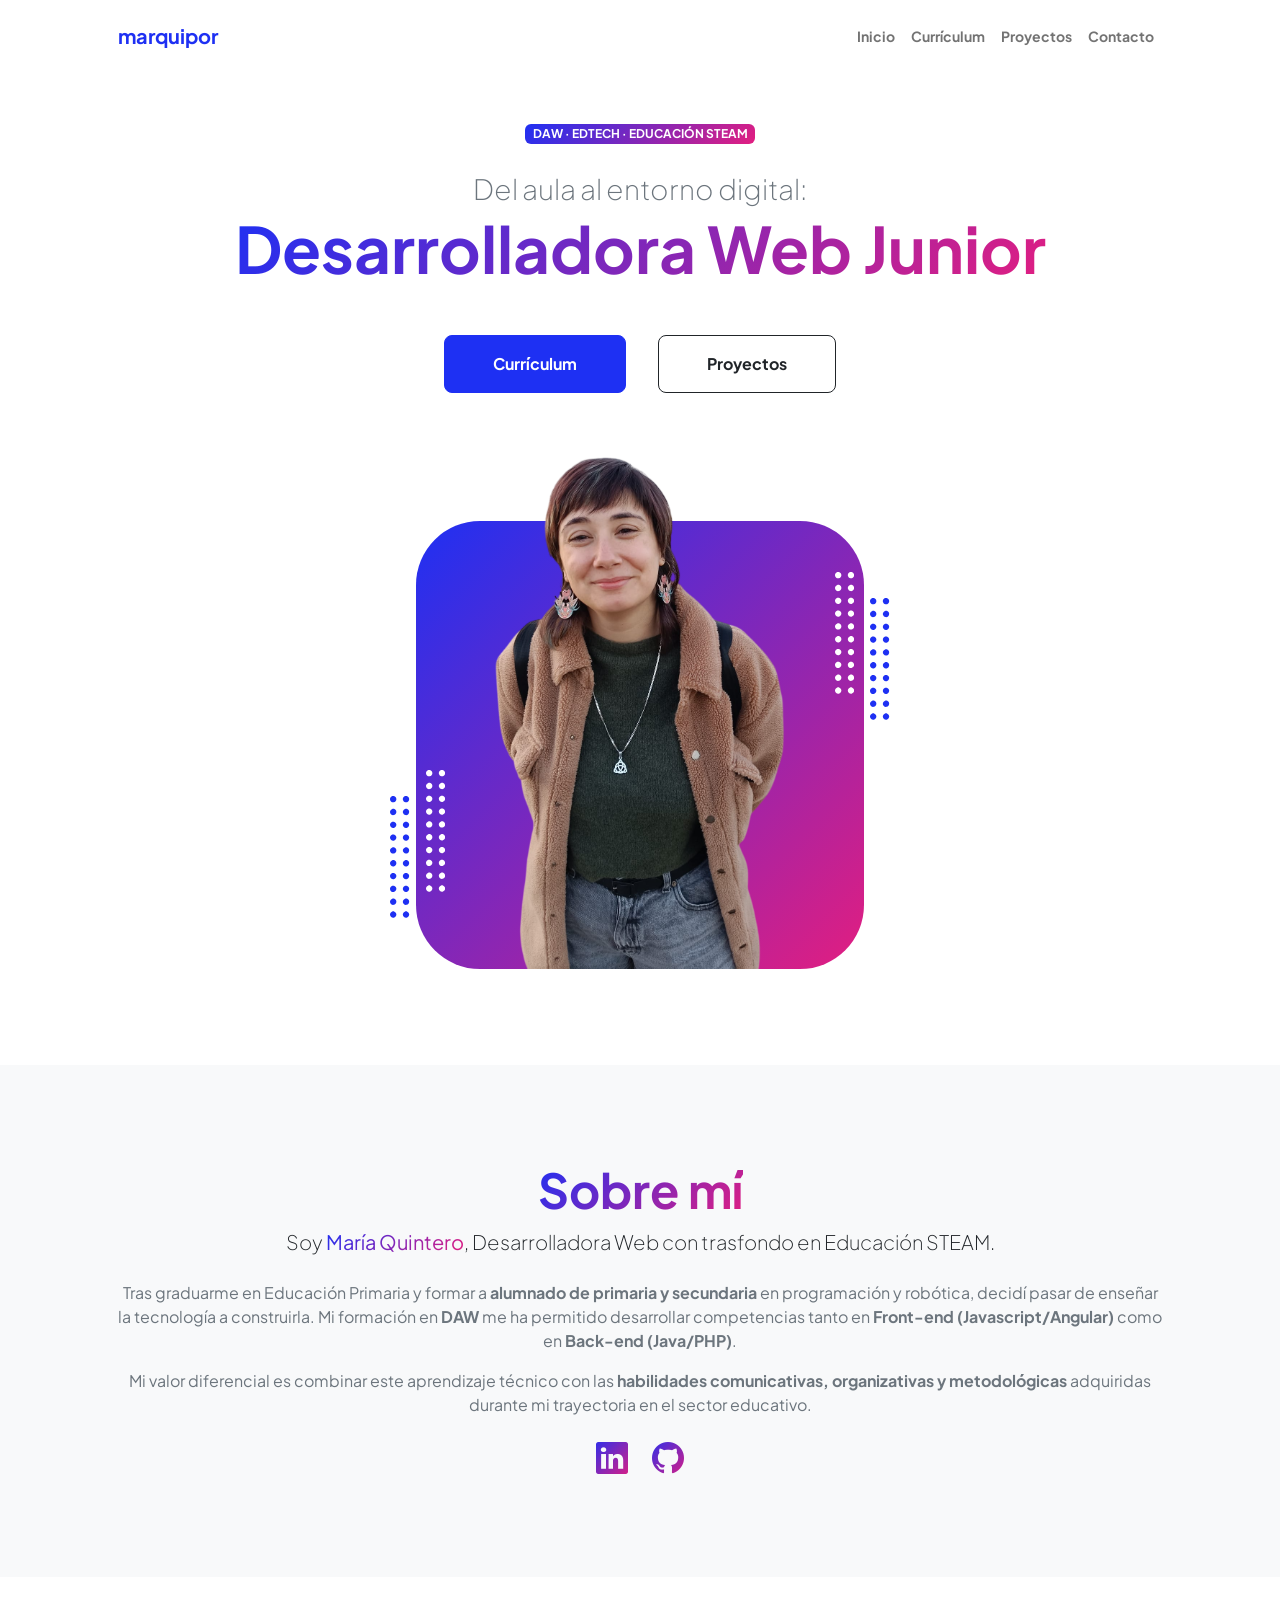
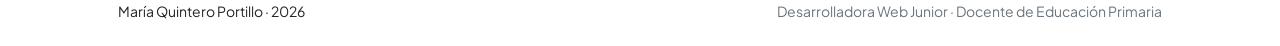
<file: index.html>
<!DOCTYPE html>
<html lang="en">
    <head>
        <meta charset="utf-8" />
        <meta name="viewport" content="width=device-width, initial-scale=1, shrink-to-fit=no" />
        <meta name="description" content="" />
        <meta name="author" content="" />
        <title>marquipor | Desarrolladora Web y Docente STEAM</title>
        <!-- Favicon-->
        <link rel="icon" type="image/x-icon" href="assets/journal-code.svg" />
        <!-- Custom Google font-->
        <link rel="preconnect" href="https://fonts.googleapis.com" />
        <link rel="preconnect" href="https://fonts.gstatic.com" crossorigin />
        <link href="https://fonts.googleapis.com/css2?family=Plus+Jakarta+Sans:wght@100;200;300;400;500;600;700;800;900&amp;display=swap" rel="stylesheet" />
        <!-- Bootstrap icons-->
        <link href="https://cdn.jsdelivr.net/npm/bootstrap-icons@1.8.1/font/bootstrap-icons.css" rel="stylesheet" />
        <!-- Core theme CSS (includes Bootstrap)-->
        <link href="css/styles.css" rel="stylesheet" />
    </head>
    <body class="d-flex flex-column h-100">
        <main class="flex-shrink-0">
            <!-- Navigation-->
            <nav class="navbar navbar-expand-lg navbar-light bg-white py-3">
                <div class="container px-5">
                    <a class="navbar-brand" href="index.html"><span class="fw-bolder text-primary">marquipor</span></a>
                    <button class="navbar-toggler" type="button" data-bs-toggle="collapse" data-bs-target="#navbarSupportedContent" aria-controls="navbarSupportedContent" aria-expanded="false" aria-label="Toggle navigation"><span class="navbar-toggler-icon"></span></button>
                    <div class="collapse navbar-collapse" id="navbarSupportedContent">
                        <ul class="navbar-nav ms-auto mb-2 mb-lg-0 small fw-bolder">
                            <li class="nav-item"><a class="nav-link" href="index.html">Inicio</a></li>
                            <li class="nav-item"><a class="nav-link" href="resume.html">Currículum</a></li>
                            <li class="nav-item"><a class="nav-link" href="projects.html">Proyectos</a></li>
                            <li class="nav-item"><a class="nav-link" href="contact.html">Contacto</a></li>
                        </ul>
                    </div>
                </div>
            </nav>
            <!-- Header-->
            <header class="py-5">
                <div class="container px-5 pb-5">
                    <div class="row gx-5 align-items-center">
                        <div class="col-xxl-5">
                            <!-- Header text content-->
                            <div class="text-center text-xxl-start">
                                <div class="badge bg-gradient-primary-to-secondary text-white mb-4"><div class="text-uppercase">DAW &middot; EdTech &middot; Educación STEAM</div></div>
                                <div class="fs-3 fw-light text-muted">Del aula al entorno digital:</div>
                                <h1 class="display-3 fw-bolder mb-5"><span class="text-gradient d-inline">Desarrolladora Web Junior</span></h1>
                                <div class="d-grid gap-3 d-sm-flex justify-content-sm-center justify-content-xxl-start mb-3">
                                    <a class="btn btn-primary btn-lg px-5 py-3 me-sm-3 fs-6 fw-bolder" href="resume.html">Currículum</a>
                                    <a class="btn btn-outline-dark btn-lg px-5 py-3 fs-6 fw-bolder" href="projects.html">Proyectos</a>
                                </div>
                            </div>
                        </div>
                        <div class="col-xxl-7">
                            <!-- Header profile picture-->
                            <div class="d-flex justify-content-center mt-5 mt-xxl-0">
                                <div class="profile bg-gradient-primary-to-secondary">
                                    <!-- TIP: For best results, use a photo with a transparent background like the demo example below-->
                                    <!-- Watch a tutorial on how to do this on YouTube (link)-->
                                    <img class="profile-img" src="assets/profile.png" alt="..." />
                                    <div class="dots-1">
                                        <!-- SVG Dots-->
                                        <svg version="1.1" xmlns="http://www.w3.org/2000/svg" xmlns:xlink="http://www.w3.org/1999/xlink" x="0px" y="0px" viewBox="0 0 191.6 1215.4" style="enable-background: new 0 0 191.6 1215.4" xml:space="preserve">
                                            <g transform="translate(0.000000,1280.000000) scale(0.100000,-0.100000)">
                                                <path d="M227.7,12788.6c-105-35-200-141-222-248c-43-206,163-412,369-369c155,32,275,190,260,339c-11,105-90,213-190,262        C383.7,12801.6,289.7,12808.6,227.7,12788.6z"></path>
                                                <path d="M1507.7,12788.6c-151-50-253-216-222-362c25-119,136-230,254-255c194-41,395,142,375,339c-11,105-90,213-190,262        C1663.7,12801.6,1569.7,12808.6,1507.7,12788.6z"></path>
                                                <path d="M227.7,11508.6c-105-35-200-141-222-248c-43-206,163-412,369-369c155,32,275,190,260,339c-11,105-90,213-190,262        C383.7,11521.6,289.7,11528.6,227.7,11508.6z"></path>
                                                <path d="M1507.7,11508.6c-151-50-253-216-222-362c25-119,136-230,254-255c194-41,395,142,375,339c-11,105-90,213-190,262        C1663.7,11521.6,1569.7,11528.6,1507.7,11508.6z"></path>
                                                <path d="M227.7,10228.6c-105-35-200-141-222-248c-43-206,163-412,369-369c155,32,275,190,260,339c-11,105-90,213-190,262        C383.7,10241.6,289.7,10248.6,227.7,10228.6z"></path>
                                                <path d="M1507.7,10228.6c-105-35-200-141-222-248c-43-206,163-412,369-369c155,32,275,190,260,339c-11,105-90,213-190,262        C1663.7,10241.6,1569.7,10248.6,1507.7,10228.6z"></path>
                                                <path d="M227.7,8948.6c-105-35-200-141-222-248c-43-206,163-412,369-369c155,32,275,190,260,339c-11,105-90,213-190,262        C383.7,8961.6,289.7,8968.6,227.7,8948.6z"></path>
                                                <path d="M1507.7,8948.6c-105-35-200-141-222-248c-43-206,163-412,369-369c155,32,275,190,260,339c-11,105-90,213-190,262        C1663.7,8961.6,1569.7,8968.6,1507.7,8948.6z"></path>
                                                <path d="M227.7,7668.6c-105-35-200-141-222-248c-43-206,163-412,369-369c155,32,275,190,260,339c-11,105-90,213-190,262        C383.7,7681.6,289.7,7688.6,227.7,7668.6z"></path>
                                                <path d="M1507.7,7668.6c-105-35-200-141-222-248c-43-206,163-412,369-369c155,32,275,190,260,339c-11,105-90,213-190,262        C1663.7,7681.6,1569.7,7688.6,1507.7,7668.6z"></path>
                                                <path d="M227.7,6388.6c-105-35-200-141-222-248c-43-206,163-412,369-369c155,32,275,190,260,339c-11,105-90,213-190,262        C383.7,6401.6,289.7,6408.6,227.7,6388.6z"></path>
                                                <path d="M1507.7,6388.6c-105-35-200-141-222-248c-43-206,163-412,369-369c155,32,275,190,260,339c-11,105-90,213-190,262        C1663.7,6401.6,1569.7,6408.6,1507.7,6388.6z"></path>
                                                <path d="M227.7,5108.6c-105-35-200-141-222-248c-43-206,163-412,369-369c155,32,275,190,260,339c-11,105-90,213-190,262        C383.7,5121.6,289.7,5128.6,227.7,5108.6z"></path>
                                                <path d="M1507.7,5108.6c-105-35-200-141-222-248c-43-206,163-412,369-369c155,32,275,190,260,339c-11,105-90,213-190,262        C1663.7,5121.6,1569.7,5128.6,1507.7,5108.6z"></path>
                                                <path d="M227.7,3828.6c-105-35-200-141-222-248c-43-206,163-412,369-369c155,32,275,190,260,339c-11,105-90,213-190,262        C383.7,3841.6,289.7,3848.6,227.7,3828.6z"></path>
                                                <path d="M1507.7,3828.6c-105-35-200-141-222-248c-43-206,163-412,369-369c155,32,275,190,260,339c-11,105-90,213-190,262        C1663.7,3841.6,1569.7,3848.6,1507.7,3828.6z"></path>
                                                <path d="M227.7,2548.6c-105-35-200-141-222-248c-43-206,163-412,369-369c155,32,275,190,260,339c-11,105-90,213-190,262        C383.7,2561.6,289.7,2568.6,227.7,2548.6z"></path>
                                                <path d="M1507.7,2548.6c-105-35-200-141-222-248c-43-206,163-412,369-369c155,32,275,190,260,339c-11,105-90,213-190,262        C1663.7,2561.6,1569.7,2568.6,1507.7,2548.6z"></path>
                                                <path d="M227.7,1268.6c-105-35-200-141-222-248c-43-206,163-412,369-369c155,32,275,190,260,339c-11,105-90,213-190,262        C383.7,1281.6,289.7,1288.6,227.7,1268.6z"></path>
                                                <path d="M1507.7,1268.6c-105-35-200-141-222-248c-43-206,163-412,369-369c155,32,275,190,260,339c-11,105-90,213-190,262        C1663.7,1281.6,1569.7,1288.6,1507.7,1268.6z"></path>
                                            </g>
                                        </svg>
                                        <!-- END of SVG dots-->
                                    </div>
                                    <div class="dots-2">
                                        <!-- SVG Dots-->
                                        <svg version="1.1" xmlns="http://www.w3.org/2000/svg" xmlns:xlink="http://www.w3.org/1999/xlink" x="0px" y="0px" viewBox="0 0 191.6 1215.4" style="enable-background: new 0 0 191.6 1215.4" xml:space="preserve">
                                            <g transform="translate(0.000000,1280.000000) scale(0.100000,-0.100000)">
                                                <path d="M227.7,12788.6c-105-35-200-141-222-248c-43-206,163-412,369-369c155,32,275,190,260,339c-11,105-90,213-190,262        C383.7,12801.6,289.7,12808.6,227.7,12788.6z"></path>
                                                <path d="M1507.7,12788.6c-151-50-253-216-222-362c25-119,136-230,254-255c194-41,395,142,375,339c-11,105-90,213-190,262        C1663.7,12801.6,1569.7,12808.6,1507.7,12788.6z"></path>
                                                <path d="M227.7,11508.6c-105-35-200-141-222-248c-43-206,163-412,369-369c155,32,275,190,260,339c-11,105-90,213-190,262        C383.7,11521.6,289.7,11528.6,227.7,11508.6z"></path>
                                                <path d="M1507.7,11508.6c-151-50-253-216-222-362c25-119,136-230,254-255c194-41,395,142,375,339c-11,105-90,213-190,262        C1663.7,11521.6,1569.7,11528.6,1507.7,11508.6z"></path>
                                                <path d="M227.7,10228.6c-105-35-200-141-222-248c-43-206,163-412,369-369c155,32,275,190,260,339c-11,105-90,213-190,262        C383.7,10241.6,289.7,10248.6,227.7,10228.6z"></path>
                                                <path d="M1507.7,10228.6c-105-35-200-141-222-248c-43-206,163-412,369-369c155,32,275,190,260,339c-11,105-90,213-190,262        C1663.7,10241.6,1569.7,10248.6,1507.7,10228.6z"></path>
                                                <path d="M227.7,8948.6c-105-35-200-141-222-248c-43-206,163-412,369-369c155,32,275,190,260,339c-11,105-90,213-190,262        C383.7,8961.6,289.7,8968.6,227.7,8948.6z"></path>
                                                <path d="M1507.7,8948.6c-105-35-200-141-222-248c-43-206,163-412,369-369c155,32,275,190,260,339c-11,105-90,213-190,262        C1663.7,8961.6,1569.7,8968.6,1507.7,8948.6z"></path>
                                                <path d="M227.7,7668.6c-105-35-200-141-222-248c-43-206,163-412,369-369c155,32,275,190,260,339c-11,105-90,213-190,262        C383.7,7681.6,289.7,7688.6,227.7,7668.6z"></path>
                                                <path d="M1507.7,7668.6c-105-35-200-141-222-248c-43-206,163-412,369-369c155,32,275,190,260,339c-11,105-90,213-190,262        C1663.7,7681.6,1569.7,7688.6,1507.7,7668.6z"></path>
                                                <path d="M227.7,6388.6c-105-35-200-141-222-248c-43-206,163-412,369-369c155,32,275,190,260,339c-11,105-90,213-190,262        C383.7,6401.6,289.7,6408.6,227.7,6388.6z"></path>
                                                <path d="M1507.7,6388.6c-105-35-200-141-222-248c-43-206,163-412,369-369c155,32,275,190,260,339c-11,105-90,213-190,262        C1663.7,6401.6,1569.7,6408.6,1507.7,6388.6z"></path>
                                                <path d="M227.7,5108.6c-105-35-200-141-222-248c-43-206,163-412,369-369c155,32,275,190,260,339c-11,105-90,213-190,262        C383.7,5121.6,289.7,5128.6,227.7,5108.6z"></path>
                                                <path d="M1507.7,5108.6c-105-35-200-141-222-248c-43-206,163-412,369-369c155,32,275,190,260,339c-11,105-90,213-190,262        C1663.7,5121.6,1569.7,5128.6,1507.7,5108.6z"></path>
                                                <path d="M227.7,3828.6c-105-35-200-141-222-248c-43-206,163-412,369-369c155,32,275,190,260,339c-11,105-90,213-190,262        C383.7,3841.6,289.7,3848.6,227.7,3828.6z"></path>
                                                <path d="M1507.7,3828.6c-105-35-200-141-222-248c-43-206,163-412,369-369c155,32,275,190,260,339c-11,105-90,213-190,262        C1663.7,3841.6,1569.7,3848.6,1507.7,3828.6z"></path>
                                                <path d="M227.7,2548.6c-105-35-200-141-222-248c-43-206,163-412,369-369c155,32,275,190,260,339c-11,105-90,213-190,262        C383.7,2561.6,289.7,2568.6,227.7,2548.6z"></path>
                                                <path d="M1507.7,2548.6c-105-35-200-141-222-248c-43-206,163-412,369-369c155,32,275,190,260,339c-11,105-90,213-190,262        C1663.7,2561.6,1569.7,2568.6,1507.7,2548.6z"></path>
                                                <path d="M227.7,1268.6c-105-35-200-141-222-248c-43-206,163-412,369-369c155,32,275,190,260,339c-11,105-90,213-190,262        C383.7,1281.6,289.7,1288.6,227.7,1268.6z"></path>
                                                <path d="M1507.7,1268.6c-105-35-200-141-222-248c-43-206,163-412,369-369c155,32,275,190,260,339c-11,105-90,213-190,262        C1663.7,1281.6,1569.7,1288.6,1507.7,1268.6z"></path>
                                            </g>
                                        </svg>
                                        <!-- END of SVG dots-->
                                    </div>
                                    <div class="dots-3">
                                        <!-- SVG Dots-->
                                        <svg version="1.1" xmlns="http://www.w3.org/2000/svg" xmlns:xlink="http://www.w3.org/1999/xlink" x="0px" y="0px" viewBox="0 0 191.6 1215.4" style="enable-background: new 0 0 191.6 1215.4" xml:space="preserve">
                                            <g transform="translate(0.000000,1280.000000) scale(0.100000,-0.100000)">
                                                <path d="M227.7,12788.6c-105-35-200-141-222-248c-43-206,163-412,369-369c155,32,275,190,260,339c-11,105-90,213-190,262        C383.7,12801.6,289.7,12808.6,227.7,12788.6z"></path>
                                                <path d="M1507.7,12788.6c-151-50-253-216-222-362c25-119,136-230,254-255c194-41,395,142,375,339c-11,105-90,213-190,262        C1663.7,12801.6,1569.7,12808.6,1507.7,12788.6z"></path>
                                                <path d="M227.7,11508.6c-105-35-200-141-222-248c-43-206,163-412,369-369c155,32,275,190,260,339c-11,105-90,213-190,262        C383.7,11521.6,289.7,11528.6,227.7,11508.6z"></path>
                                                <path d="M1507.7,11508.6c-151-50-253-216-222-362c25-119,136-230,254-255c194-41,395,142,375,339c-11,105-90,213-190,262        C1663.7,11521.6,1569.7,11528.6,1507.7,11508.6z"></path>
                                                <path d="M227.7,10228.6c-105-35-200-141-222-248c-43-206,163-412,369-369c155,32,275,190,260,339c-11,105-90,213-190,262        C383.7,10241.6,289.7,10248.6,227.7,10228.6z"></path>
                                                <path d="M1507.7,10228.6c-105-35-200-141-222-248c-43-206,163-412,369-369c155,32,275,190,260,339c-11,105-90,213-190,262        C1663.7,10241.6,1569.7,10248.6,1507.7,10228.6z"></path>
                                                <path d="M227.7,8948.6c-105-35-200-141-222-248c-43-206,163-412,369-369c155,32,275,190,260,339c-11,105-90,213-190,262        C383.7,8961.6,289.7,8968.6,227.7,8948.6z"></path>
                                                <path d="M1507.7,8948.6c-105-35-200-141-222-248c-43-206,163-412,369-369c155,32,275,190,260,339c-11,105-90,213-190,262        C1663.7,8961.6,1569.7,8968.6,1507.7,8948.6z"></path>
                                                <path d="M227.7,7668.6c-105-35-200-141-222-248c-43-206,163-412,369-369c155,32,275,190,260,339c-11,105-90,213-190,262        C383.7,7681.6,289.7,7688.6,227.7,7668.6z"></path>
                                                <path d="M1507.7,7668.6c-105-35-200-141-222-248c-43-206,163-412,369-369c155,32,275,190,260,339c-11,105-90,213-190,262        C1663.7,7681.6,1569.7,7688.6,1507.7,7668.6z"></path>
                                                <path d="M227.7,6388.6c-105-35-200-141-222-248c-43-206,163-412,369-369c155,32,275,190,260,339c-11,105-90,213-190,262        C383.7,6401.6,289.7,6408.6,227.7,6388.6z"></path>
                                                <path d="M1507.7,6388.6c-105-35-200-141-222-248c-43-206,163-412,369-369c155,32,275,190,260,339c-11,105-90,213-190,262        C1663.7,6401.6,1569.7,6408.6,1507.7,6388.6z"></path>
                                                <path d="M227.7,5108.6c-105-35-200-141-222-248c-43-206,163-412,369-369c155,32,275,190,260,339c-11,105-90,213-190,262        C383.7,5121.6,289.7,5128.6,227.7,5108.6z"></path>
                                                <path d="M1507.7,5108.6c-105-35-200-141-222-248c-43-206,163-412,369-369c155,32,275,190,260,339c-11,105-90,213-190,262        C1663.7,5121.6,1569.7,5128.6,1507.7,5108.6z"></path>
                                                <path d="M227.7,3828.6c-105-35-200-141-222-248c-43-206,163-412,369-369c155,32,275,190,260,339c-11,105-90,213-190,262        C383.7,3841.6,289.7,3848.6,227.7,3828.6z"></path>
                                                <path d="M1507.7,3828.6c-105-35-200-141-222-248c-43-206,163-412,369-369c155,32,275,190,260,339c-11,105-90,213-190,262        C1663.7,3841.6,1569.7,3848.6,1507.7,3828.6z"></path>
                                                <path d="M227.7,2548.6c-105-35-200-141-222-248c-43-206,163-412,369-369c155,32,275,190,260,339c-11,105-90,213-190,262        C383.7,2561.6,289.7,2568.6,227.7,2548.6z"></path>
                                                <path d="M1507.7,2548.6c-105-35-200-141-222-248c-43-206,163-412,369-369c155,32,275,190,260,339c-11,105-90,213-190,262        C1663.7,2561.6,1569.7,2568.6,1507.7,2548.6z"></path>
                                                <path d="M227.7,1268.6c-105-35-200-141-222-248c-43-206,163-412,369-369c155,32,275,190,260,339c-11,105-90,213-190,262        C383.7,1281.6,289.7,1288.6,227.7,1268.6z"></path>
                                                <path d="M1507.7,1268.6c-105-35-200-141-222-248c-43-206,163-412,369-369c155,32,275,190,260,339c-11,105-90,213-190,262        C1663.7,1281.6,1569.7,1288.6,1507.7,1268.6z"></path>
                                            </g>
                                        </svg>
                                        <!-- END of SVG dots-->
                                    </div>
                                    <div class="dots-4">
                                        <!-- SVG Dots-->
                                        <svg version="1.1" xmlns="http://www.w3.org/2000/svg" xmlns:xlink="http://www.w3.org/1999/xlink" x="0px" y="0px" viewBox="0 0 191.6 1215.4" style="enable-background: new 0 0 191.6 1215.4" xml:space="preserve">
                                            <g transform="translate(0.000000,1280.000000) scale(0.100000,-0.100000)">
                                                <path d="M227.7,12788.6c-105-35-200-141-222-248c-43-206,163-412,369-369c155,32,275,190,260,339c-11,105-90,213-190,262        C383.7,12801.6,289.7,12808.6,227.7,12788.6z"></path>
                                                <path d="M1507.7,12788.6c-151-50-253-216-222-362c25-119,136-230,254-255c194-41,395,142,375,339c-11,105-90,213-190,262        C1663.7,12801.6,1569.7,12808.6,1507.7,12788.6z"></path>
                                                <path d="M227.7,11508.6c-105-35-200-141-222-248c-43-206,163-412,369-369c155,32,275,190,260,339c-11,105-90,213-190,262        C383.7,11521.6,289.7,11528.6,227.7,11508.6z"></path>
                                                <path d="M1507.7,11508.6c-151-50-253-216-222-362c25-119,136-230,254-255c194-41,395,142,375,339c-11,105-90,213-190,262        C1663.7,11521.6,1569.7,11528.6,1507.7,11508.6z"></path>
                                                <path d="M227.7,10228.6c-105-35-200-141-222-248c-43-206,163-412,369-369c155,32,275,190,260,339c-11,105-90,213-190,262        C383.7,10241.6,289.7,10248.6,227.7,10228.6z"></path>
                                                <path d="M1507.7,10228.6c-105-35-200-141-222-248c-43-206,163-412,369-369c155,32,275,190,260,339c-11,105-90,213-190,262        C1663.7,10241.6,1569.7,10248.6,1507.7,10228.6z"></path>
                                                <path d="M227.7,8948.6c-105-35-200-141-222-248c-43-206,163-412,369-369c155,32,275,190,260,339c-11,105-90,213-190,262        C383.7,8961.6,289.7,8968.6,227.7,8948.6z"></path>
                                                <path d="M1507.7,8948.6c-105-35-200-141-222-248c-43-206,163-412,369-369c155,32,275,190,260,339c-11,105-90,213-190,262        C1663.7,8961.6,1569.7,8968.6,1507.7,8948.6z"></path>
                                                <path d="M227.7,7668.6c-105-35-200-141-222-248c-43-206,163-412,369-369c155,32,275,190,260,339c-11,105-90,213-190,262        C383.7,7681.6,289.7,7688.6,227.7,7668.6z"></path>
                                                <path d="M1507.7,7668.6c-105-35-200-141-222-248c-43-206,163-412,369-369c155,32,275,190,260,339c-11,105-90,213-190,262        C1663.7,7681.6,1569.7,7688.6,1507.7,7668.6z"></path>
                                                <path d="M227.7,6388.6c-105-35-200-141-222-248c-43-206,163-412,369-369c155,32,275,190,260,339c-11,105-90,213-190,262        C383.7,6401.6,289.7,6408.6,227.7,6388.6z"></path>
                                                <path d="M1507.7,6388.6c-105-35-200-141-222-248c-43-206,163-412,369-369c155,32,275,190,260,339c-11,105-90,213-190,262        C1663.7,6401.6,1569.7,6408.6,1507.7,6388.6z"></path>
                                                <path d="M227.7,5108.6c-105-35-200-141-222-248c-43-206,163-412,369-369c155,32,275,190,260,339c-11,105-90,213-190,262        C383.7,5121.6,289.7,5128.6,227.7,5108.6z"></path>
                                                <path d="M1507.7,5108.6c-105-35-200-141-222-248c-43-206,163-412,369-369c155,32,275,190,260,339c-11,105-90,213-190,262        C1663.7,5121.6,1569.7,5128.6,1507.7,5108.6z"></path>
                                                <path d="M227.7,3828.6c-105-35-200-141-222-248c-43-206,163-412,369-369c155,32,275,190,260,339c-11,105-90,213-190,262        C383.7,3841.6,289.7,3848.6,227.7,3828.6z"></path>
                                                <path d="M1507.7,3828.6c-105-35-200-141-222-248c-43-206,163-412,369-369c155,32,275,190,260,339c-11,105-90,213-190,262        C1663.7,3841.6,1569.7,3848.6,1507.7,3828.6z"></path>
                                                <path d="M227.7,2548.6c-105-35-200-141-222-248c-43-206,163-412,369-369c155,32,275,190,260,339c-11,105-90,213-190,262        C383.7,2561.6,289.7,2568.6,227.7,2548.6z"></path>
                                                <path d="M1507.7,2548.6c-105-35-200-141-222-248c-43-206,163-412,369-369c155,32,275,190,260,339c-11,105-90,213-190,262        C1663.7,2561.6,1569.7,2568.6,1507.7,2548.6z"></path>
                                                <path d="M227.7,1268.6c-105-35-200-141-222-248c-43-206,163-412,369-369c155,32,275,190,260,339c-11,105-90,213-190,262        C383.7,1281.6,289.7,1288.6,227.7,1268.6z"></path>
                                                <path d="M1507.7,1268.6c-105-35-200-141-222-248c-43-206,163-412,369-369c155,32,275,190,260,339c-11,105-90,213-190,262        C1663.7,1281.6,1569.7,1288.6,1507.7,1268.6z"></path>
                                            </g>
                                        </svg>
                                        <!-- END of SVG dots-->
                                    </div>
                                </div>
                            </div>
                        </div>
                    </div>
                </div>
            </header>
            <!-- About Section-->
            <section class="bg-light py-5">
                <div class="container px-5">
                    <div class="row gx-5 justify-content-center">
                        <div class="col-xxl-8">
                            <div class="text-center my-5">
                                <h2 class="display-5 fw-bolder"><span class="text-gradient d-inline">Sobre mí</span></h2>
                                <p class="lead fw-light mb-4">Soy <span class="text-gradient"><b>María Quintero</b></span>, Desarrolladora Web con trasfondo en Educación STEAM.</p>
                     <p class="text-muted">
                Tras graduarme en Educación Primaria y formar a <strong>alumnado de primaria y secundaria</strong> en programación y robótica, decidí pasar de enseñar la tecnología a construirla. Mi formación en <strong>DAW</strong> me ha permitido desarrollar competencias tanto en <strong>Front-end (Javascript/Angular)</strong> como en <strong>Back-end (Java/PHP)</strong>.
                </p>
                <p class="text-muted">

                Mi valor diferencial es combinar este aprendizaje técnico con las <strong>habilidades comunicativas, organizativas y metodológicas</strong> adquiridas durante mi trayectoria en el sector educativo.</p>
                                <div class="d-flex justify-content-center fs-2 gap-4">
                                    <a class="text-gradient" href="https://www.linkedin.com/in/maría-quintero-portillo-8a9804355"><i class="bi bi-linkedin"></i></a>
                                    <a class="text-gradient" href="https://github.com/marquipor"><i class="bi bi-github"></i></a>
                                </div>
                            </div>
                        </div>
                    </div>
                </div>
            </section>
        </main>
        <!-- Footer-->
        <footer class="bg-white py-4 mt-auto">
            <div class="container px-5">
                <div class="row align-items-center justify-content-between flex-column flex-sm-row">
                    <div class="col-auto"><div class="small m-0">María Quintero Portillo &middot; 2026</div></div>
                    <div class="col-auto">
                       <div class="col-auto">
                        <div class="small m-0 text-muted">
                            Desarrolladora Web Junior &middot; Docente de Educación Primaria
                        </div>
                       </div>
                    </div>
                </div>
            </div>
        </footer>
        <!-- Bootstrap core JS-->
        <script src="https://cdn.jsdelivr.net/npm/bootstrap@5.2.3/dist/js/bootstrap.bundle.min.js"></script>
        <!-- Core theme JS-->
        <script src="js/scripts.js"></script>
    </body>
</html>
</file>
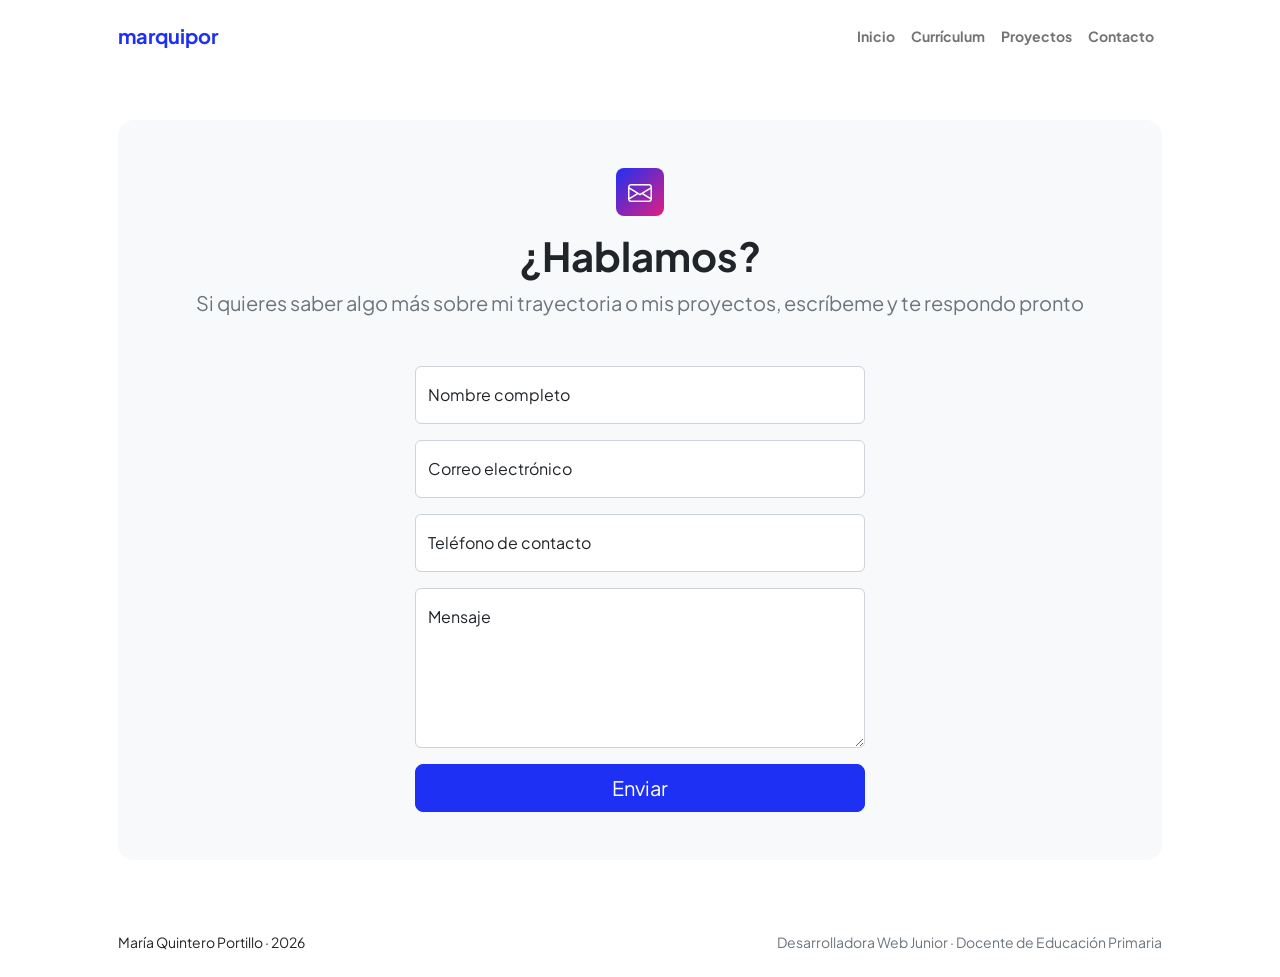
<file: contact.html>
<!DOCTYPE html>
<html lang="en">
    <head>
        <meta charset="utf-8" />
        <meta name="viewport" content="width=device-width, initial-scale=1, shrink-to-fit=no" />
        <meta name="description" content />
        <meta name="author" content />
        <title>marquipor | Desarrolladora Web y Docente STEAM</title>
        <!-- Favicon-->
        <link rel="icon" type="image/x-icon" href="assets/journal-code.svg" />
        <!-- Custom Google font-->
        <link rel="preconnect" href="https://fonts.googleapis.com" />
        <link rel="preconnect" href="https://fonts.gstatic.com" crossorigin />
        <link href="https://fonts.googleapis.com/css2?family=Plus+Jakarta+Sans:wght@100;200;300;400;500;600;700;800;900&amp;display=swap" rel="stylesheet" />
        <!-- Bootstrap icons-->
        <link href="https://cdn.jsdelivr.net/npm/bootstrap-icons@1.8.1/font/bootstrap-icons.css" rel="stylesheet" />
        <!-- Core theme CSS (includes Bootstrap)-->
        <link href="css/styles.css" rel="stylesheet" />
    </head>
    <body class="d-flex flex-column">
        <main class="flex-shrink-0">
            <!-- Navigation-->
            <nav class="navbar navbar-expand-lg navbar-light bg-white py-3">
                <div class="container px-5">
                    <a class="navbar-brand" href="index.html"><span class="fw-bolder text-primary">marquipor</span></a>
                    <button class="navbar-toggler" type="button" data-bs-toggle="collapse" data-bs-target="#navbarSupportedContent" aria-controls="navbarSupportedContent" aria-expanded="false" aria-label="Toggle navigation"><span class="navbar-toggler-icon"></span></button>
                    <div class="collapse navbar-collapse" id="navbarSupportedContent">
                        <ul class="navbar-nav ms-auto mb-2 mb-lg-0 small fw-bolder">
                            <li class="nav-item"><a class="nav-link" href="index.html">Inicio</a></li>
                            <li class="nav-item"><a class="nav-link" href="resume.html">Currículum</a></li>
                            <li class="nav-item"><a class="nav-link" href="projects.html">Proyectos</a></li>
                            <li class="nav-item"><a class="nav-link" href="contact.html">Contacto</a></li>
                        </ul>
                    </div>
                </div>
            </nav>
            <!-- Page content-->
            <section class="py-5">
                <div class="container px-5">
                    <!-- Contact form-->
                    <div class="bg-light rounded-4 py-5 px-4 px-md-5">
                        <div class="text-center mb-5">
                            <div class="feature bg-primary bg-gradient-primary-to-secondary text-white rounded-3 mb-3"><i class="bi bi-envelope"></i></div>
                            <h1 class="fw-bolder">¿Hablamos?</h1>
                            <p class="lead fw-normal text-muted mb-0">Si quieres saber algo más sobre mi trayectoria o mis proyectos, escríbeme y te respondo pronto</p>
                        </div>
                        <div class="row gx-5 justify-content-center">
                            <div class="col-lg-8 col-xl-6">
                                <form id="contactForm" action="https://formspree.io/f/mrejljvn" method="POST">
                                    <div class="form-floating mb-3">
                                        <input class="form-control" id="name" name="nombre" type="text" placeholder="Escribe tu nombre..." required />
                                        <label for="name">Nombre completo</label>
                                    </div>
                                    
                                    <div class="form-floating mb-3">
                                        <input class="form-control" id="email" name="email" type="email" placeholder="nombre@ejemplo.com" required />
                                        <label for="email">Correo electrónico</label>
                                    </div>
                                    
                                    <div class="form-floating mb-3">
                                        <input class="form-control" id="phone" name="telefono" type="tel" placeholder="600 000 000" />
                                        <label for="phone">Teléfono de contacto</label>
                                    </div>
                                    
                                    <div class="form-floating mb-3">
                                        <textarea class="form-control" id="message" name="mensaje" placeholder="Cuéntame en qué puedo ayudarte..." style="height: 10rem" required></textarea>
                                        <label for="message">Mensaje</label>
                                    </div>

                                    <div class="d-grid">
                                        <button class="btn btn-primary btn-lg" type="submit">Enviar</button>
                                    </div>
                                </form>
                            </div>
                        </div>
                    </div>
                </div>
            </section>
        </main>
        <!-- Footer-->
        <footer class="bg-white py-4 mt-auto">
            <div class="container px-5">
                <div class="row align-items-center justify-content-between flex-column flex-sm-row text-center text-sm-start">
                    <div class="col-auto">
                        <div class="small m-0">María Quintero Portillo &middot; 2026</div>
                    </div>
                    <div class="col-auto">
                        <div class="small m-0 text-muted">
                            <span class="d-block d-sm-inline">Desarrolladora Web Junior</span> 
                            <span class="d-none d-sm-inline">&middot;</span> 
                            <span class="d-block d-sm-inline">Docente de Educación Primaria</span>
                        </div>
                    </div>
                </div>
            </div>
        </footer>
        <!-- Bootstrap core JS-->
        <script src="https://cdn.jsdelivr.net/npm/bootstrap@5.2.3/dist/js/bootstrap.bundle.min.js"></script>
        <!-- Core theme JS-->
        <script src="js/scripts.js"></script>
    </body>
</html>
</file>
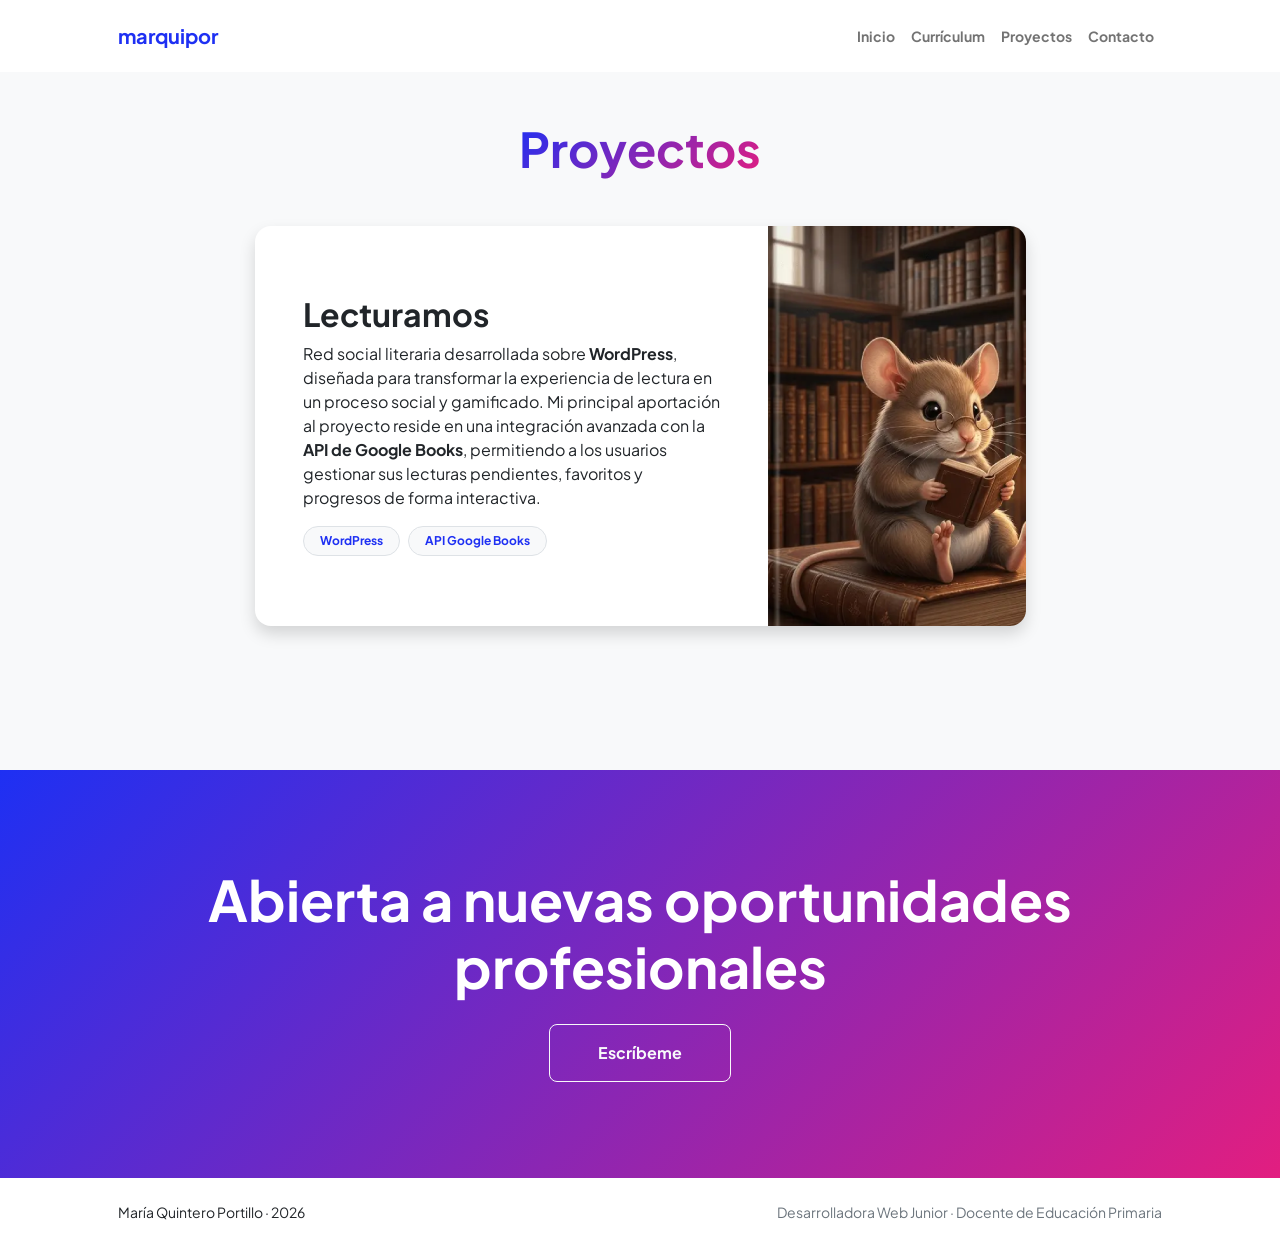
<file: projects.html>
<!DOCTYPE html>
<html lang="en">
    <head>
        <meta charset="utf-8" />
        <meta name="viewport" content="width=device-width, initial-scale=1, shrink-to-fit=no" />
        <meta name="description" content="" />
        <meta name="author" content="" />
        <title>marquipor | Desarrolladora Web y Docente STEAM</title>
        <!-- Favicon-->
        <link rel="icon" type="image/x-icon" href="assets/journal-code.svg" />
        <!-- Custom Google font-->
        <link rel="preconnect" href="https://fonts.googleapis.com" />
        <link rel="preconnect" href="https://fonts.gstatic.com" crossorigin />
        <link href="https://fonts.googleapis.com/css2?family=Plus+Jakarta+Sans:wght@100;200;300;400;500;600;700;800;900&amp;display=swap" rel="stylesheet" />
        <!-- Bootstrap icons-->
        <link href="https://cdn.jsdelivr.net/npm/bootstrap-icons@1.8.1/font/bootstrap-icons.css" rel="stylesheet" />
        <!-- Core theme CSS (includes Bootstrap)-->
        <link href="css/styles.css" rel="stylesheet" />
    </head>
    <body class="d-flex flex-column h-100 bg-light">
        <main class="flex-shrink-0">
            <!-- Navigation-->
            <nav class="navbar navbar-expand-lg navbar-light bg-white py-3">
                <div class="container px-5">
                    <a class="navbar-brand" href="index.html"><span class="fw-bolder text-primary">marquipor</span></a>
                    <button class="navbar-toggler" type="button" data-bs-toggle="collapse" data-bs-target="#navbarSupportedContent" aria-controls="navbarSupportedContent" aria-expanded="false" aria-label="Toggle navigation"><span class="navbar-toggler-icon"></span></button>
                    <div class="collapse navbar-collapse" id="navbarSupportedContent">
                        <ul class="navbar-nav ms-auto mb-2 mb-lg-0 small fw-bolder">
                            <li class="nav-item"><a class="nav-link" href="index.html">Inicio</a></li>
                            <li class="nav-item"><a class="nav-link" href="resume.html">Currículum</a></li>
                            <li class="nav-item"><a class="nav-link" href="projects.html">Proyectos</a></li>
                            <li class="nav-item"><a class="nav-link" href="contact.html">Contacto</a></li>
                        </ul>
                    </div>
                </div>
            </nav>
            <!-- Projects Section-->
            <section class="py-5">
                <div class="container px-5 mb-5">
                    <div class="text-center mb-5">
                        <h1 class="display-5 fw-bolder mb-0"><span class="text-gradient d-inline">Proyectos</span></h1>
                    </div>
                    <div class="row gx-5 justify-content-center">
                        <div class="col-lg-11 col-xl-9 col-xxl-8">
                            <!-- Project Card: lLecturamos-->
                            <div class="card overflow-hidden shadow rounded-4 border-0 mb-5">
                                <div class="card-body p-0">
                                    <div class="row g-0 align-items-center">
                                        <div class="col-lg-8 p-5">
                                            <h2 class="fw-bolder">
                                                <a href="https://lecturamos.com/" target="_blank" class="text-dark text-decoration-none link-primary">
                                                    Lecturamos
                                                </a> 
                                            </h2>
                                            <p>
                                                Red social literaria desarrollada sobre <b>WordPress</b>, diseñada para transformar la experiencia de lectura en un proceso social y gamificado. Mi principal aportación al proyecto reside en una integración avanzada con la <b>API de Google Books</b>, permitiendo a los usuarios gestionar sus lecturas pendientes, favoritos y progresos de forma interactiva.
                                            </p>
                                            <div class="d-flex flex-wrap gap-2 mt-3">
                                                <span class="badge rounded-pill bg-light border border-primary-subtle text-primary px-3 py-2">WordPress</span>
                                                <span class="badge rounded-pill bg-light border border-primary-subtle text-primary px-3 py-2">API Google Books</span>
                                            </div>
                                        </div>
                                        <div class="col-lg-4 text-center">
                                            <img <class="img-fluid rounded-4 shadow-sm" src="assets/lecturamos.png" alt="Proyecto Lecturamos" />
                                        </div>
                                    </div>
                                </div>
                            </div>

                            <!-- -Añadir futuras tarjetas -->
                        
                        </div>
                    </div>
                </div>
            </section>
            <!-- Call to action section-->
            <section class="py-5 bg-gradient-primary-to-secondary text-white">
                <div class="container px-5 my-5">
                    <div class="text-center">
                        <h2 class="display-4 fw-bolder mb-4">Abierta a nuevas oportunidades profesionales</h2>
                        <a class="btn btn-outline-light btn-lg px-5 py-3 fs-6 fw-bolder" href="contact.html">Escríbeme</a>
                    </div>
                </div>
            </section>
        </main>
        <!-- Footer-->
        <footer class="bg-white py-4 mt-auto">
            <div class="container px-5">
                <div class="row align-items-center justify-content-between flex-column flex-sm-row text-center text-sm-start">
                    <div class="col-auto">
                        <div class="small m-0">María Quintero Portillo &middot; 2026</div>
                    </div>
                    <div class="col-auto">
                        <div class="small m-0 text-muted">
                            <span class="d-block d-sm-inline">Desarrolladora Web Junior</span> 
                            <span class="d-none d-sm-inline">&middot;</span> 
                            <span class="d-block d-sm-inline">Docente de Educación Primaria</span>
                        </div>
                    </div>
                </div>
            </div>
        </footer>
        <!-- Bootstrap core JS-->
        <script src="https://cdn.jsdelivr.net/npm/bootstrap@5.2.3/dist/js/bootstrap.bundle.min.js"></script>
        <!-- Core theme JS-->
        <script src="js/scripts.js"></script>
    </body>
</html>
</file>
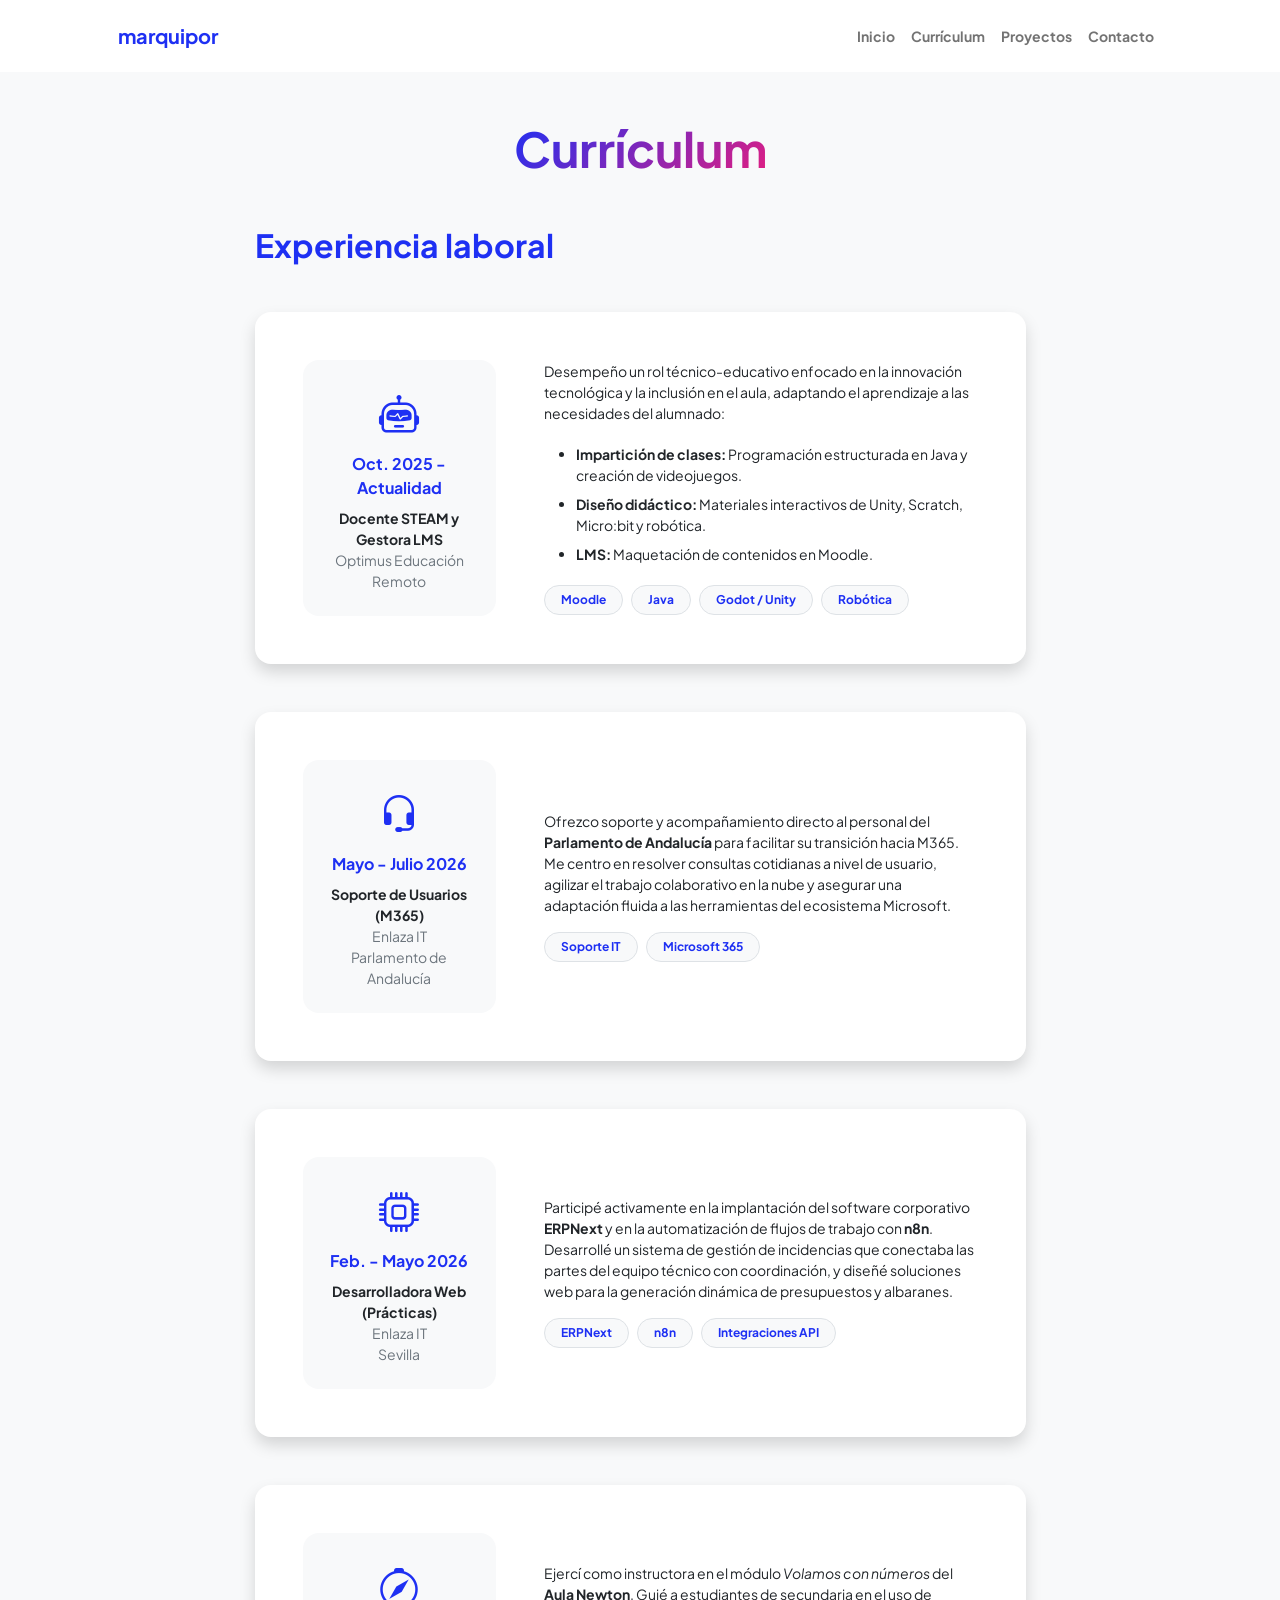
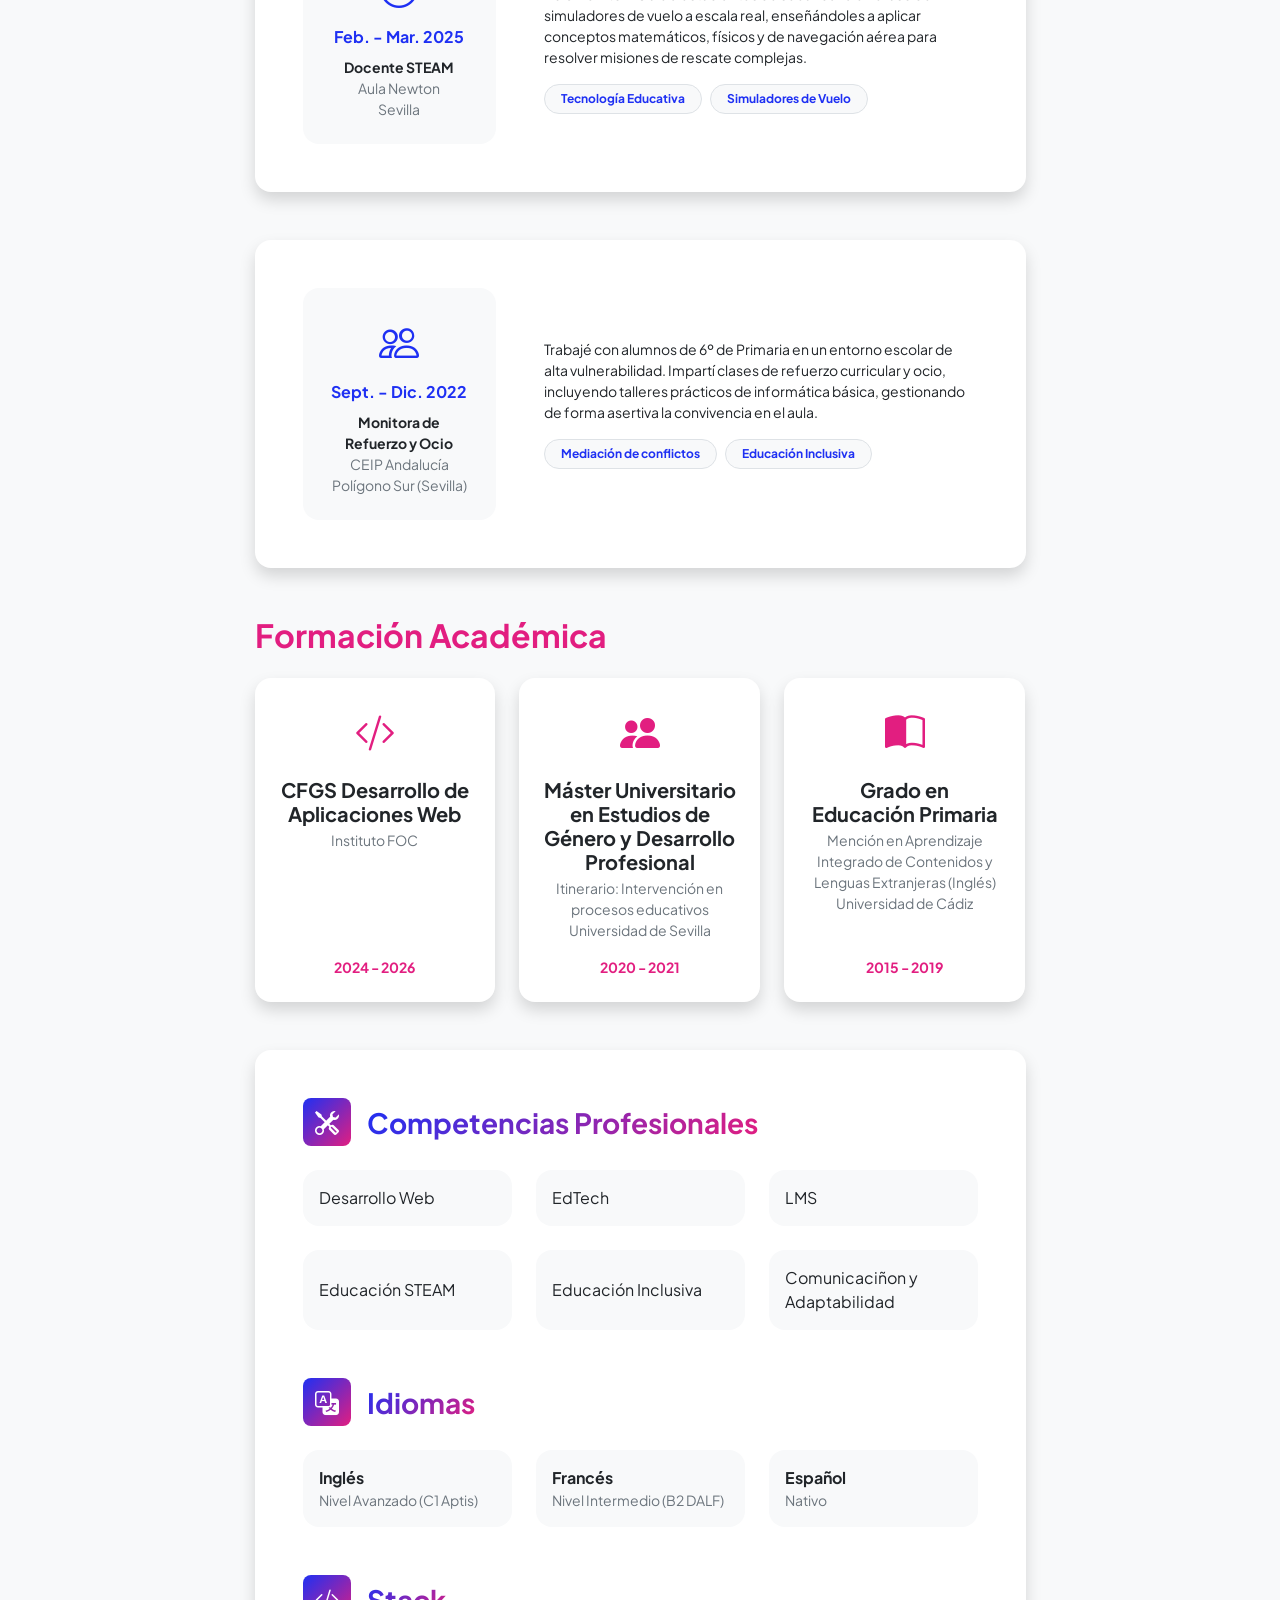
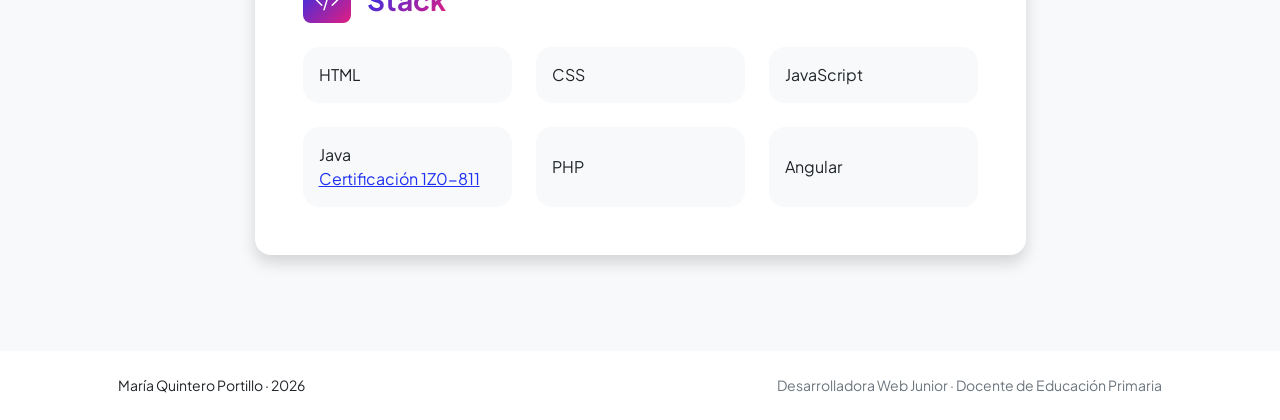
<file: resume.html>
<!DOCTYPE html>
<html lang="en">
    <head>
        <meta charset="utf-8" />
        <meta name="viewport" content="width=device-width, initial-scale=1, shrink-to-fit=no" />
        <meta name="description" content="" />
        <meta name="author" content="" />
        <title>marquipor | Desarrolladora Web y Docente STEAM</title>
        <!-- Favicon-->
        <link rel="icon" type="image/x-icon" href="assets/journal-code.svg" />
        <!-- Custom Google font-->
        <link rel="preconnect" href="https://fonts.googleapis.com" />
        <link rel="preconnect" href="https://fonts.gstatic.com" crossorigin />
        <link href="https://fonts.googleapis.com/css2?family=Plus+Jakarta+Sans:wght@100;200;300;400;500;600;700;800;900&amp;display=swap" rel="stylesheet" />
        <!-- Bootstrap icons-->
        <link href="https://cdn.jsdelivr.net/npm/bootstrap-icons@1.8.1/font/bootstrap-icons.css" rel="stylesheet" />
        <!-- Core theme CSS (includes Bootstrap)-->
        <link href="css/styles.css" rel="stylesheet" />
    </head>
    <body class="d-flex flex-column h-100 bg-light">
        <main class="flex-shrink-0">
            <!-- Navigation-->
            <nav class="navbar navbar-expand-lg navbar-light bg-white py-3">
                <div class="container px-5">
                    <a class="navbar-brand" href="index.html"><span class="fw-bolder text-primary">marquipor</span></a>
                    <button class="navbar-toggler" type="button" data-bs-toggle="collapse" data-bs-target="#navbarSupportedContent" aria-controls="navbarSupportedContent" aria-expanded="false" aria-label="Toggle navigation"><span class="navbar-toggler-icon"></span></button>
                    <div class="collapse navbar-collapse" id="navbarSupportedContent">
                        <ul class="navbar-nav ms-auto mb-2 mb-lg-0 small fw-bolder">
                            <li class="nav-item"><a class="nav-link" href="index.html">Inicio</a></li>
                            <li class="nav-item"><a class="nav-link" href="resume.html">Currículum</a></li>
                            <li class="nav-item"><a class="nav-link" href="projects.html">Proyectos</a></li>
                            <li class="nav-item"><a class="nav-link" href="contact.html">Contacto</a></li>
                        </ul>
                    </div>
                </div>
            </nav>
           <div class="container px-5 my-5">
             <div class="text-center mb-5">
                <h1 class="display-5 fw-bolder mb-0"><span class="text-gradient d-inline">Currículum</span></h1>
            </div>
            <div class="row gx-5 justify-content-center">
                <div class="col-lg-11 col-xl-9 col-xxl-8">         
                    <section>
                        <div class="d-flex align-items-center justify-content-between mb-5">
                            <h2 class="text-primary fw-bolder mb-0">Experiencia laboral</h2>
                            <!--
                            <a class="btn btn-primary px-4 py-3" href="#!">
                                <div class="d-inline-block bi bi-download me-2"></div>
                                Descargar CV
                            </a> -->
                        </div>

                        <div class="card shadow border-0 rounded-4 mb-5">
                            <div class="card-body p-5">
                                <div class="row align-items-center gx-5">
                                    <div class="col text-center text-lg-start mb-4 mb-lg-0">
                                        <div class="bg-light p-4 rounded-4 text-center">
                                            <div class="text-primary fs-1 mb-2"><i class="bi bi-robot"></i></div>
                                            <div class="text-primary fw-bolder mb-2">Oct. 2025 - Actualidad</div>
                                            <div class="small fw-bolder">Docente STEAM y Gestora LMS</div>
                                            <div class="small text-muted">Optimus Educación</div>
                                            <div class="small text-muted">Remoto</div>
                                        </div>
                                    </div>
                                    <div class="col-lg-8">
                                        <div>
                                            <p class="small mb-3  ">
                                                Desempeño un rol técnico-educativo enfocado en la innovación tecnológica y la inclusión en el aula, adaptando el aprendizaje a las necesidades del alumnado:
                                            </p>
                                            <ul class="small mb-3  ">
                                                <li class="py-1"><b>Impartición de clases:</b> Programación estructurada en Java y creación de videojuegos.</li>
                                                <li class="py-1"><b>Diseño didáctico:</b> Materiales interactivos de Unity, Scratch, Micro:bit y robótica.</li>
                                                <li class="py-1"><b>LMS:</b> Maquetación de contenidos en Moodle.</li>
                                            </ul>
                                            <div class="d-flex flex-wrap gap-2 mt-3">
                                                <span class="badge rounded-pill bg-light border border-primary-subtle text-primary px-3 py-2 fw-medium">Moodle</span>
                                                <span class="badge rounded-pill bg-light border border-primary-subtle text-primary px-3 py-2 fw-medium">Java</span>
                                                <span class="badge rounded-pill bg-light border border-primary-subtle text-primary px-3 py-2 fw-medium">Godot / Unity</span>
                                                <span class="badge rounded-pill bg-light border border-primary-subtle text-primary px-3 py-2 fw-medium">Robótica</span>
                                            </div>
                                        </div>
                                    </div>
                                </div>
                            </div>
                        </div>
                        <div class="card shadow border-0 rounded-4 mb-5">
                            <div class="card-body p-5">
                                <div class="row align-items-center gx-5">
                                    <div class="col text-center text-lg-start mb-4 mb-lg-0">
                                        <div class="bg-light p-4 rounded-4 text-center">
                                            <div class="text-primary fs-1 mb-2"><i class="bi bi-headset"></i></div>
                                            <div class="text-primary fw-bolder mb-2">Mayo - Julio 2026</div>
                                            <div class="small fw-bolder">Soporte de Usuarios (M365)</div>
                                            <div class="small text-muted">Enlaza IT</div>
                                            <div class="small text-muted">Parlamento de Andalucía</div>
                                        </div>
                                    </div>
                                    <div class="col-lg-8">
                                        <div>
                                            <p class="small mb-3  ">
                                                Ofrezco soporte y acompañamiento directo al personal del <b>Parlamento de Andalucía</b> para facilitar su transición hacia M365. Me centro en resolver consultas cotidianas a nivel de usuario, agilizar el trabajo colaborativo en la nube y asegurar una adaptación fluida a las herramientas del ecosistema Microsoft.
                                            </p>
                                            <div class="d-flex flex-wrap gap-2 mt-3">
                                                <span class="badge rounded-pill bg-light border border-primary-subtle text-primary px-3 py-2 fw-medium">Soporte IT</span>
                                                <span class="badge rounded-pill bg-light border border-primary-subtle text-primary px-3 py-2 fw-medium">Microsoft 365 </span>
                                            </div>
                                        </div>
                                    </div>
                                </div>
                            </div>
                        </div>
                        <div class="card shadow border-0 rounded-4 mb-5">
                            <div class="card-body p-5">
                                <div class="row align-items-center gx-5">
                                    <div class="col text-center text-lg-start mb-4 mb-lg-0">
                                        <div class="bg-light p-4 rounded-4 text-center">
                                            <div class="text-primary fs-1 mb-2"><i class="bi bi-cpu"></i></div>
                                            <div class="text-primary fw-bolder mb-2">Feb. - Mayo 2026</div>
                                            <div class="small fw-bolder">Desarrolladora Web (Prácticas)</div>
                                            <div class="small text-muted">Enlaza IT</div>
                                            <div class="small text-muted">Sevilla</div>
                                        </div>
                                    </div>
                                    <div class="col-lg-8">
                                        <div>
                                            <p class="small mb-3  ">
                                                Participé activamente en la implantación del software corporativo <b>ERPNext</b> y en la automatización de flujos de trabajo con <b>n8n</b>. Desarrollé un sistema de gestión de incidencias que conectaba las partes del equipo técnico con coordinación, y diseñé soluciones web para la generación dinámica de presupuestos y albaranes.
                                            </p>
                                            <div class="d-flex flex-wrap gap-2 mt-3">
                                                <span class="badge rounded-pill bg-light border border-primary-subtle text-primary px-3 py-2 fw-medium">ERPNext</span>
                                                <span class="badge rounded-pill bg-light border border-primary-subtle text-primary px-3 py-2 fw-medium">n8n</span>
                                                <span class="badge rounded-pill bg-light border border-primary-subtle text-primary px-3 py-2 fw-medium">Integraciones API</span>
                                            </div>
                                        </div>
                                    </div>
                                </div>
                            </div>
                        </div>
                        <div class="card shadow border-0 rounded-4 mb-5">
                            <div class="card-body p-5">
                                <div class="row align-items-center gx-5">
                                    <div class="col text-center text-lg-start mb-4 mb-lg-0">
                                        <div class="bg-light p-4 rounded-4 text-center">
                                            <div class="text-primary fs-1 mb-2"><i class="bi bi-compass"></i></div>
                                            <div class="text-primary fw-bolder mb-2">Feb. - Mar. 2025</div>
                                            <div class="small fw-bolder">Docente STEAM</div>
                                            <div class="small text-muted">Aula Newton</div>
                                            <div class="small text-muted">Sevilla</div>
                                        </div>
                                    </div>
                                    <div class="col-lg-8">
                                        <div>
                                            <p class="small mb-3">
                                                Ejercí como instructora en el módulo <i>Volamos con números</i> del <b>Aula Newton</b>. Guié a estudiantes de secundaria en el uso de simuladores de vuelo a escala real, enseñándoles a aplicar conceptos matemáticos, físicos y de navegación aérea para resolver misiones de rescate complejas.
                                            </p>
                                            <div class="d-flex flex-wrap gap-2 mt-3">
                                                <span class="badge rounded-pill bg-light border border-primary-subtle text-primary px-3 py-2 fw-medium">Tecnología Educativa</span>
                                                <span class="badge rounded-pill bg-light border border-primary-subtle text-primary px-3 py-2 fw-medium">Simuladores de Vuelo</span>
                                            </div>
                                        </div>
                                    </div>
                                </div>
                            </div>
                        </div>
                        <div class="card shadow border-0 rounded-4 mb-5">
                            <div class="card-body p-5">
                                <div class="row align-items-center gx-5">
                                    <div class="col text-center text-lg-start mb-4 mb-lg-0">
                                        <div class="bg-light p-4 rounded-4 text-center">
                                            <div class="text-primary fs-1 mb-2"><i class="bi bi-people"></i></div>
                                            <div class="text-primary fw-bolder mb-2">Sept. - Dic. 2022</div>
                                            <div class="small fw-bolder">Monitora de Refuerzo y Ocio</div>
                                            <div class="small text-muted">CEIP Andalucía</div>
                                            <div class="small text-muted">Polígono Sur (Sevilla)</div>
                                        </div>
                                    </div>
                                    <div class="col-lg-8">
                                        <div>
                                            <p class="small mb-3  ">
                                                Trabajé con alumnos de 6º de Primaria en un entorno escolar de alta vulnerabilidad. Impartí clases de refuerzo curricular y ocio, incluyendo talleres prácticos de informática básica, gestionando de forma asertiva la convivencia en el aula.
                                            </p>
                                            <div class="d-flex flex-wrap gap-2 mt-3">
                                                <span class="badge rounded-pill bg-light border border-primary-subtle text-primary px-3 py-2 fw-medium">Mediación de conflictos</span>
                                                <span class="badge rounded-pill bg-light border border-primary-subtle text-primary px-3 py-2 fw-medium">Educación Inclusiva</span>
                                            </div>
                                        </div>
                                    </div>
                                </div>
                            </div>
                        </div>
                        </section>
                        <!-- Education Section-->
                        <section class="mt-5">
                            <h2 class="text-secondary fw-bolder mb-4">Formación Académica</h2>
                            <div class="row gx-4"> 
                                <div class="col-lg-4 mb-4 mb-lg-0">
                                    <div class="card shadow border-0 rounded-4 h-100">
                                        <div class="card-body p-4 text-center d-flex flex-column justify-content-between">
                                            <div>
                                                <div class="text-secondary fs-1 mb-3"><i class="bi bi-code-slash"></i></div>
                                                <h5 class="fw-bolder mb-1">CFGS Desarrollo de Aplicaciones Web</h5>
                                                <div class="small text-muted mb-3">Instituto FOC</div>
                                            </div>
                                            <div class="text-secondary fw-bolder small mt-auto">2024 - 2026</div>
                                        </div>
                                    </div>
                                </div>

                                <div class="col-lg-4 mb-4 mb-lg-0">
                                    <div class="card shadow border-0 rounded-4 h-100">
                                        <div class="card-body p-4 text-center d-flex flex-column justify-content-between">
                                            <div>
                                                <div class="text-secondary fs-1 mb-3"><i class="bi bi-people-fill"></i></div>
                                                <h5 class="fw-bolder mb-1">Máster Universitario en Estudios de Género y Desarrollo Profesional</h5>
                                                <div class="small text-muted">Itinerario: Intervención en procesos educativos</div>
                                                <div class="small text-muted mb-3">Universidad de Sevilla</div>
                                            </div>
                                            <div class="text-secondary fw-bolder small mt-auto">2020 - 2021</div>
                                        </div>
                                    </div>
                                </div>

                                <div class="col-lg-4 mb-4 mb-lg-0">
                                    <div class="card shadow border-0 rounded-4 h-100">
                                        <div class="card-body p-4 text-center d-flex flex-column justify-content-between">
                                            <div>
                                                <div class="text-secondary fs-1 mb-3"><i class="bi bi-book-half"></i></div>
                                                <h5 class="fw-bolder mb-1">Grado en Educación Primaria</h5>
                                                <div class="small text-muted">Mención en Aprendizaje Integrado de Contenidos y Lenguas Extranjeras (Inglés)</div>
                                                <div class="small text-muted mb-3">Universidad de Cádiz</div>
                                            </div>
                                            <div class="text-secondary fw-bolder small mt-auto">2015 - 2019</div>
                                        </div>
                                    </div>
                                </div>

                            </div>
                        </section>
                        <!-- Divider-->
                        <div class="pb-5"></div>
                        <!-- Skills Section-->
                        <section>
                            <!-- Skillset Card-->
                            <div class="card shadow border-0 rounded-4 mb-5">
                                <div class="card-body p-5">
                                    <!-- Professional skills list-->
                                    <div class="mb-5">
                                        <div class="d-flex align-items-center mb-4">
                                            <div class="feature bg-primary bg-gradient-primary-to-secondary text-white rounded-3 me-3"><i class="bi bi-tools"></i></div>
                                            <h3 class="fw-bolder mb-0"><span class="text-gradient d-inline">Competencias Profesionales</span></h3>
                                        </div>
                                        <div class="row row-cols-1 row-cols-md-3 mb-4">
                                            <div class="col mb-4 mb-md-0"><div class="d-flex align-items-center bg-light rounded-4 p-3 h-100">Desarrollo Web</div></div>
                                            <div class="col mb-4 mb-md-0"><div class="d-flex align-items-center bg-light rounded-4 p-3 h-100">EdTech</div></div>
                                            <div class="col"><div class="d-flex align-items-center bg-light rounded-4 p-3 h-100">LMS</div></div>
                                        </div>
                                        <div class="row row-cols-1 row-cols-md-3">
                                            <div class="col mb-4 mb-md-0"><div class="d-flex align-items-center bg-light rounded-4 p-3 h-100">Educación STEAM</div></div>
                                            <div class="col mb-4 mb-md-0"><div class="d-flex align-items-center bg-light rounded-4 p-3 h-100">Educación Inclusiva</div></div>
                                            <div class="col"><div class="d-flex align-items-center bg-light rounded-4 p-3 h-100">Comunicaciñon y Adaptabilidad</div></div>
                                        </div>
                                    </div>
                                    <!-- Idiomas-->
                                    <div class="mb-5">
                                        <div class="d-flex align-items-center mb-4">
                                            <div class="feature bg-primary bg-gradient-primary-to-secondary text-white rounded-3 me-3"><i class="bi bi-translate"></i></div>
                                            <h3 class="fw-bolder mb-0"><span class="text-gradient d-inline">Idiomas</span></h3>
                                        </div>
                                        <div class="row row-cols-1 row-cols-md-3">
                                            <div class="col mb-4 mb-md-0">
                                                <div class="d-flex align-items-center bg-light rounded-4 p-3 h-100">
                                                    <div>
                                                        <span class="fw-bold">Inglés</span> 
                                                        <span class="text-muted d-block small">Nivel Avanzado (C1 Aptis)</span>
                                                    </div>
                                                </div>
                                            </div>
                                            <div class="col mb-4 mb-md-0">
                                                <div class="d-flex align-items-center bg-light rounded-4 p-3 h-100">
                                                    <div>
                                                        <span class="fw-bold">Francés</span> 
                                                        <span class="text-muted d-block small">Nivel Intermedio (B2 DALF)</span>
                                                    </div>
                                                </div>
                                            </div>
                                            <div class="col">
                                                <div class="d-flex align-items-center bg-light rounded-4 p-3 h-100">
                                                    <div>
                                                        <span class="fw-bold">Español</span> 
                                                        <span class="text-muted d-block small">Nativo</span>
                                                    </div>
                                                </div>
                                            </div>
                                        </div>
                                    </div>
                                    <!-- Languages list-->
                                    <div class="mb-0">
                                        <div class="d-flex align-items-center mb-4">
                                            <div class="feature bg-primary bg-gradient-primary-to-secondary text-white rounded-3 me-3"><i class="bi bi-code-slash"></i></div>
                                            <h3 class="fw-bolder mb-0"><span class="text-gradient d-inline">Stack</span></h3>
                                        </div>
                                        <div class="row row-cols-1 row-cols-md-3 mb-4">
                                            <div class="col mb-4 mb-md-0"><div class="d-flex align-items-center bg-light rounded-4 p-3 h-100">HTML</div></div>
                                            <div class="col mb-4 mb-md-0"><div class="d-flex align-items-center bg-light rounded-4 p-3 h-100">CSS</div></div>
                                            <div class="col"><div class="d-flex align-items-center bg-light rounded-4 p-3 h-100">JavaScript</div></div>
                                        </div>
                                        <div class="row row-cols-1 row-cols-md-3">
                                            <div class="col mb-4 mb-md-0"><div class="d-flex align-items-center bg-light rounded-4 p-3 h-100"><div>Java<br><a href="https://catalog-education.oracle.com/ords/certview/sharebadge?id=6A19E15743FAB38067DA5A813FBFCECD726EFAF80A98B75FC0862B2E1D4EF0F9">Certificación 1Z0-811</a></div></div></div>
                                            <div class="col mb-4 mb-md-0"><div class="d-flex align-items-center bg-light rounded-4 p-3 h-100">PHP</div></div>
                                            <div class="col"><div class="d-flex align-items-center bg-light rounded-4 p-3 h-100">Angular</div></div>
                                        </div>
                                    </div>
                                </div>
                            </div>
                        </section>
                    </div>
                </div>
            </div>
        </main>
        <!-- Footer-->
        <footer class="bg-white py-4 mt-auto">
            <div class="container px-5">
                <div class="row align-items-center justify-content-between flex-column flex-sm-row text-center text-sm-start">
                    <div class="col-auto">
                        <div class="small m-0">María Quintero Portillo &middot; 2026</div>
                    </div>
                    <div class="col-auto">
                        <div class="small m-0 text-muted">
                            <span class="d-block d-sm-inline">Desarrolladora Web Junior</span> 
                            <span class="d-none d-sm-inline">&middot;</span> 
                            <span class="d-block d-sm-inline">Docente de Educación Primaria</span>
                        </div>
                    </div>
                </div>
            </div>
        </footer>
        <!-- Bootstrap core JS-->
        <script src="https://cdn.jsdelivr.net/npm/bootstrap@5.2.3/dist/js/bootstrap.bundle.min.js"></script>
        <!-- Core theme JS-->
        <script src="js/scripts.js"></script>
    </body>
</html>
</file>
